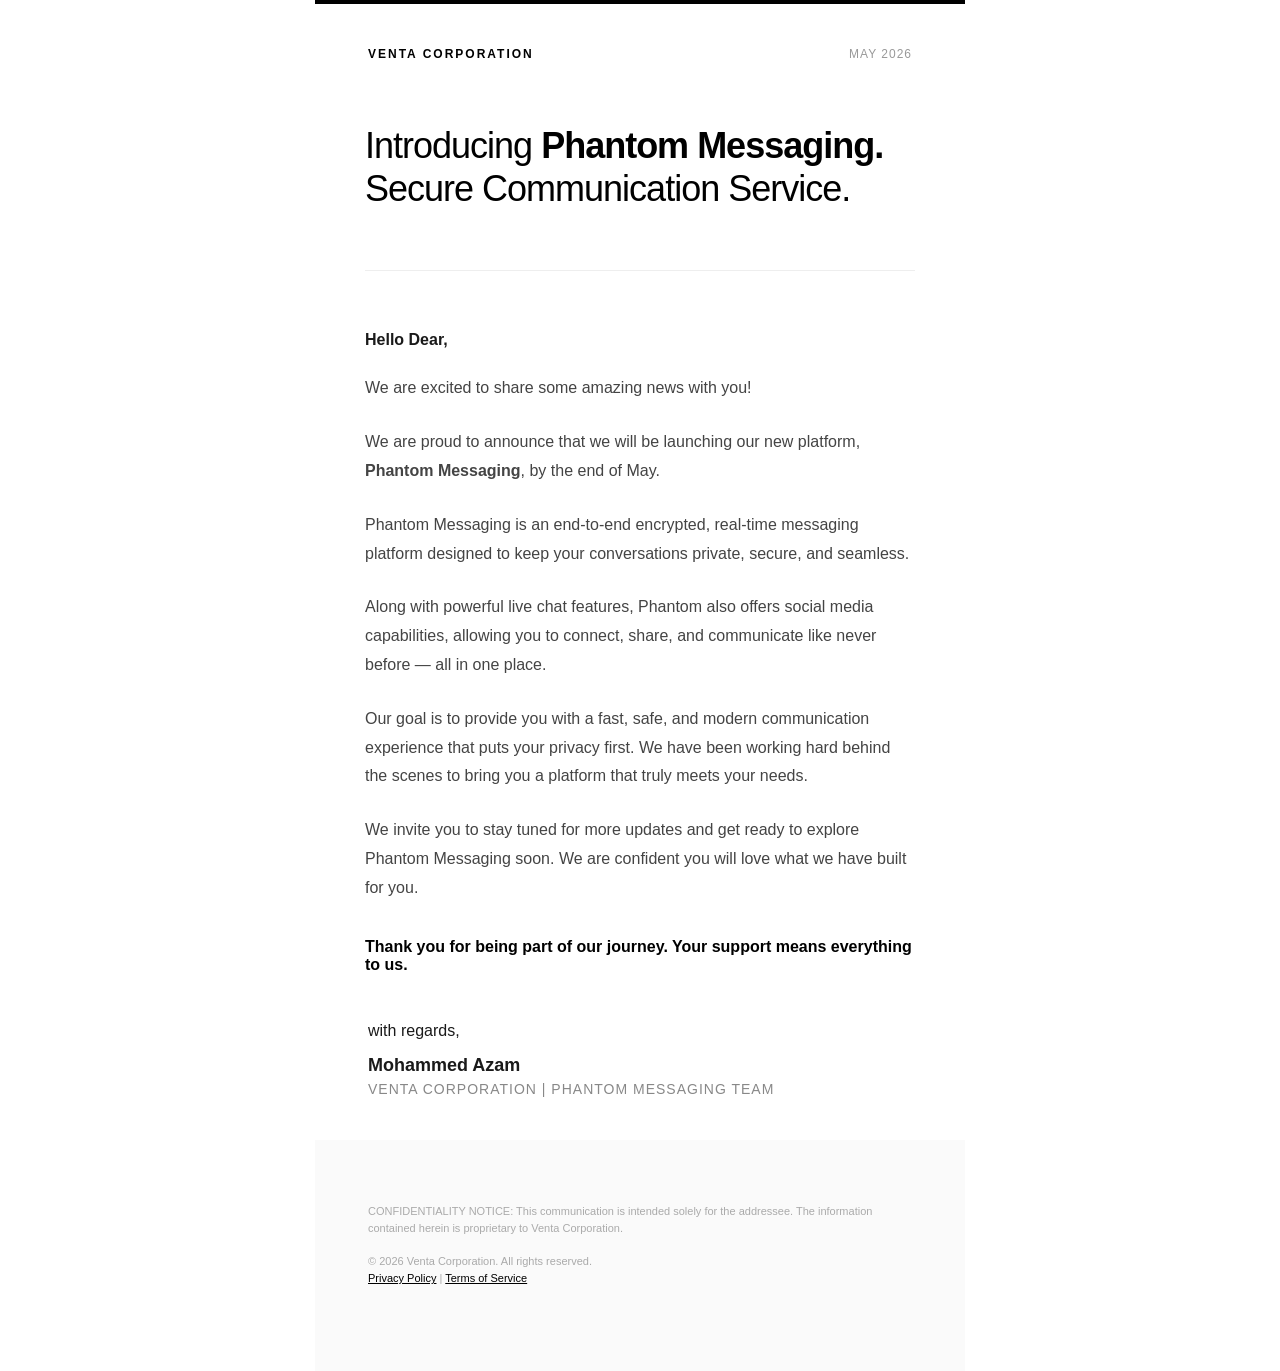
<file: mail.html>
<!DOCTYPE html PUBLIC "-//W3C//DTD XHTML 1.0 Transitional//EN" "http://www.w3.org/TR/xhtml1/DTD/xhtml1-transitional.dtd">
<html xmlns="http://www.w3.org/1999/xhtml">
<head>
    <meta http-equiv="Content-Type" content="text/html; charset=UTF-8" />
    <meta name="viewport" content="width=device-width, initial-scale=1.0"/>
    <title>Exciting News: Phantom Messaging Is Launching Soon!</title>
    
    
</head>

<body style="margin: 0; padding: 0; background-color: #ffffff; font-family: 'Helvetica Neue', Helvetica, Arial, sans-serif; -webkit-font-smoothing: antialiased; color: #1a1a1a;">

<table border="0" cellpadding="0" cellspacing="0" width="100%" style="background-color: #ffffff;">
<tr>
<td align="center">

<!-- Main Wrapper -->
<table border="0" cellpadding="0" cellspacing="0" width="100%" style="max-width:650px;">

<!-- Top Border -->
<tr>
<td height="4" style="background-color:#000000;"></td>
</tr>

<!-- Header -->
<tr>
<td style="padding:40px 50px 20px 50px;">
<table width="100%">
<tr>
<td style="font-size:12px;font-weight:700;letter-spacing:2px;color:#000;text-transform:uppercase;">
VENTA CORPORATION
</td>

<td align="right" style="font-size:12px;color:#999;letter-spacing:1px;">
MAY 2026
</td>
</tr>
</table>
</td>
</tr>

<!-- Headline -->
<tr>
<td style="padding:40px 50px 60px 50px;">
<h1 style="margin:0;font-size:36px;font-weight:400;line-height:1.2;color:#000;letter-spacing:-1px;">
Introducing <strong>Phantom Messaging.</strong><br/>
Secure Communication Service.
</h1>
</td>
</tr>

<!-- Divider -->
<tr>
<td style="padding:0 50px;">
<div style="height:1px;background:#eeeeee;"></div>
</td>
</tr>

<!-- Body -->
<tr>
<td style="padding:60px 50px 40px 50px;">

<p style="margin:0 0 25px 0;font-size:16px;font-weight:600;">
Hello Dear,
</p>

<p style="margin:0 0 25px 0;font-size:16px;line-height:1.8;color:#444;">
We are excited to share some amazing news with you!
</p>

<p style="margin:0 0 25px 0;font-size:16px;line-height:1.8;color:#444;">
We are proud to announce that we will be launching our new platform,
<strong>Phantom Messaging</strong>, by the end of May.
</p>

<p style="margin:0 0 25px 0;font-size:16px;line-height:1.8;color:#444;">
Phantom Messaging is an end-to-end encrypted, real-time messaging platform
designed to keep your conversations private, secure, and seamless.
</p>

<p style="margin:0 0 25px 0;font-size:16px;line-height:1.8;color:#444;">
Along with powerful live chat features, Phantom also offers social media
capabilities, allowing you to connect, share, and communicate like never
before — all in one place.
</p>

<p style="margin:0 0 25px 0;font-size:16px;line-height:1.8;color:#444;">
Our goal is to provide you with a fast, safe, and modern communication
experience that puts your privacy first. We have been working hard behind
the scenes to bring you a platform that truly meets your needs.
</p>

<p style="margin:0 0 35px 0;font-size:16px;line-height:1.8;color:#444;">
We invite you to stay tuned for more updates and get ready to explore
Phantom Messaging soon. We are confident you will love what we have built
for you.
</p>

<p style="margin:0 0 45px 0;font-size:16px;font-weight:600;color:#000;">
Thank you for being part of our journey. Your support means everything to us.
</p>

<!-- Signature -->
<table width="100%" style="margin-top:30px;">
<tr>
<td>

<p style="margin:0;font-size:16px;">with regards,</p>

<p style="margin:15px 0 5px 0;font-size:18px;font-weight:700;">
Mohammed Azam
</p>

<p style="margin:0;font-size:14px;color:#888;text-transform:uppercase;letter-spacing:1px;">
Venta Corporation | Phantom Messaging Team
</p>

</td>
</tr>
</table>

</td>
</tr>

<!-- Footer -->
<tr>
<td style="padding:60px 50px 80px 50px;background:#fafafa;">

<table width="100%">
<tr>
<td style="color:#aaa;font-size:11px;line-height:1.6;">

<p style="margin:0 0 15px 0;">
CONFIDENTIALITY NOTICE: This communication is intended solely for the
addressee. The information contained herein is proprietary to Venta Corporation.
</p>

<p style="margin:0;">
© 2026 Venta Corporation. All rights reserved.<br/>
<a href="#" style="color:#000;text-decoration:underline;">Privacy Policy</a> |
<a href="#" style="color:#000;text-decoration:underline;">Terms of Service</a>
</p>

</td>
</tr>
</table>

</td>
</tr>

</table>
<!-- End Wrapper -->

</td>
</tr>
</table>

</body>
</html>
</file>
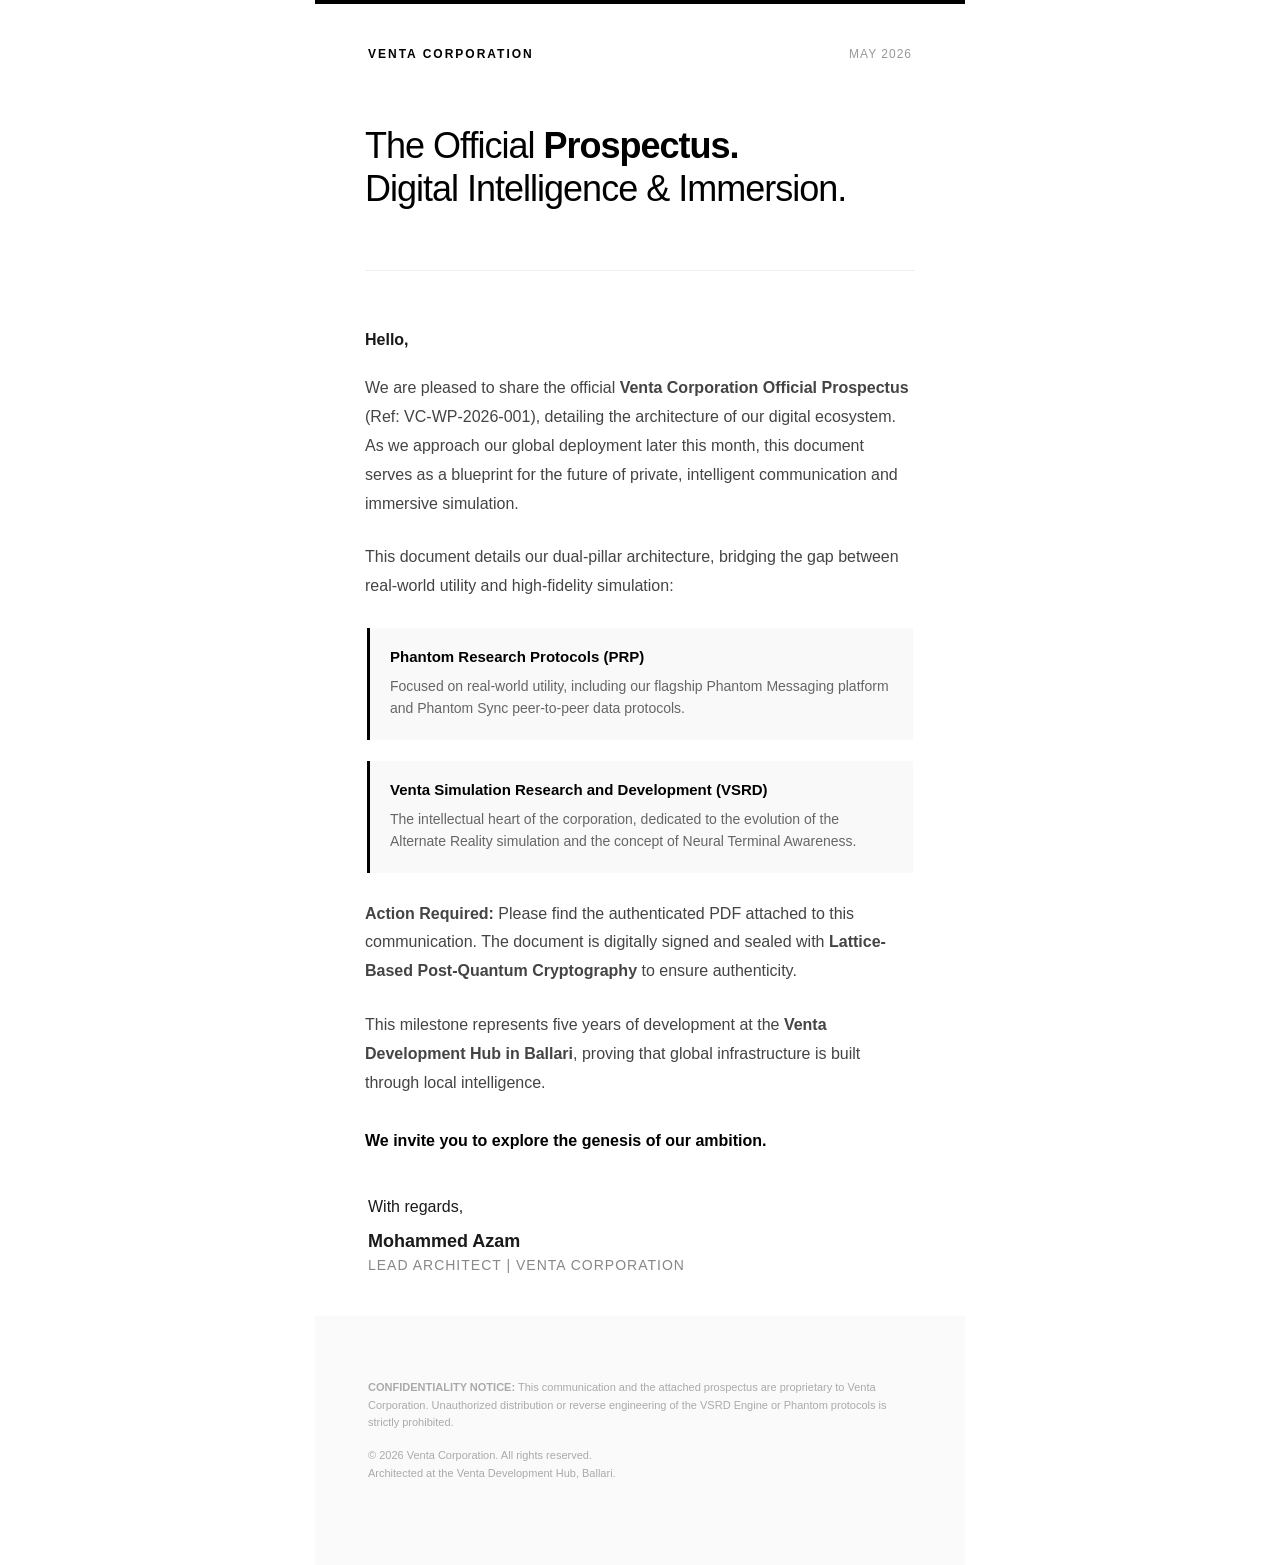
<file: mail1.html>
<!DOCTYPE html PUBLIC "-//W3C//DTD XHTML 1.0 Transitional//EN" "http://www.w3.org/TR/xhtml1/DTD/xhtml1-transitional.dtd">
<html xmlns="http://www.w3.org/1999/xhtml">
<head>
    <meta http-equiv="Content-Type" content="text/html; charset=UTF-8" />
    <meta name="viewport" content="width=device-width, initial-scale=1.0"/>
    <title>Official Prospectus: Venta Corporation</title>
</head>

<body style="margin: 0; padding: 0; background-color: #ffffff; font-family: 'Helvetica Neue', Helvetica, Arial, sans-serif; -webkit-font-smoothing: antialiased; color: #1a1a1a;">

<table border="0" cellpadding="0" cellspacing="0" width="100%" style="background-color: #ffffff;">
<tr>
<td align="center">

<!-- Main Wrapper -->
<table border="0" cellpadding="0" cellspacing="0" width="100%" style="max-width:650px;">

<!-- Top Border -->
<tr>
<td height="4" style="background-color:#000000;"></td>
</tr>

<!-- Header -->
<tr>
<td style="padding:40px 50px 20px 50px;">
<table width="100%">
<tr>
<td style="font-size:12px;font-weight:700;letter-spacing:2px;color:#000;text-transform:uppercase;">
VENTA CORPORATION
</td>
<td align="right" style="font-size:12px;color:#999;letter-spacing:1px;">
MAY 2026
</td>
</tr>
</table>
</td>
</tr>

<!-- Headline -->
<tr>
<td style="padding:40px 50px 60px 50px;">
<h1 style="margin:0;font-size:36px;font-weight:400;line-height:1.2;color:#000;letter-spacing:-1px;">
The Official <strong>Prospectus.</strong><br/>
Digital Intelligence & Immersion.
</h1>
</td>
</tr>

<!-- Divider -->
<tr>
<td style="padding:0 50px;">
<div style="height:1px;background:#eeeeee;"></div>
</td>
</tr>

<!-- Body -->
<tr>
<td style="padding:60px 50px 40px 50px;">

<p style="margin:0 0 25px 0;font-size:16px;font-weight:600;">
Hello,
</p>

<p style="margin:0 0 25px 0;font-size:16px;line-height:1.8;color:#444;">
We are pleased to share the official <strong>Venta Corporation Official Prospectus</strong> (Ref: VC-WP-2026-001), detailing the architecture of our digital ecosystem. As we approach our global deployment later this month, this document serves as a blueprint for the future of private, intelligent communication and immersive simulation. 
</p>

<p style="margin:0 0 25px 0;font-size:16px;line-height:1.8;color:#444;">
This document details our dual-pillar architecture, bridging the gap between real-world utility and high-fidelity simulation:
</p>

<table width="100%" style="margin-bottom:25px;">
    <tr>
        <td style="padding: 20px; background-color: #f9f9f9; border-left: 3px solid #000;">
            <p style="margin:0 0 10px 0; font-size:15px; font-weight:700; color:#000;">Phantom Research Protocols (PRP)</p>
            <p style="margin:0; font-size:14px; color:#666; line-height:1.6;">Focused on real-world utility, including our flagship Phantom Messaging platform and Phantom Sync peer-to-peer data protocols.</p>
        </td>
    </tr>
    <tr><td height="15"></td></tr>
    <tr>
        <td style="padding: 20px; background-color: #f9f9f9; border-left: 3px solid #000;">
            <p style="margin:0 0 10px 0; font-size:15px; font-weight:700; color:#000;">Venta Simulation Research and Development (VSRD)</p>
            
            
            <p style="margin:0; font-size:14px; color:#666; line-height:1.6;">The intellectual heart of the corporation, dedicated to the evolution of the Alternate Reality simulation and the concept of Neural Terminal Awareness.</p>
        </td>
    </tr>
</table>

<p style="margin:0 0 25px 0;font-size:16px;line-height:1.8;color:#444;">
<strong>Action Required:</strong> Please find the authenticated PDF attached to this communication. The document is digitally signed and sealed with <strong>Lattice-Based Post-Quantum Cryptography</strong> to ensure authenticity.
</p>

<p style="margin:0 0 35px 0;font-size:16px;line-height:1.8;color:#444;">
This milestone represents five years of development at the <strong>Venta Development Hub in Ballari</strong>, proving that global infrastructure is built through local intelligence.
</p>

<p style="margin:0 0 45px 0;font-size:16px;font-weight:600;color:#000;">
We invite you to explore the genesis of our ambition.
</p>

<!-- Signature -->
<table width="100%" style="margin-top:30px;">
<tr>
<td>
<p style="margin:0;font-size:16px;">With regards,</p>
<p style="margin:15px 0 5px 0;font-size:18px;font-weight:700;">
Mohammed Azam
</p>
<p style="margin:0;font-size:14px;color:#888;text-transform:uppercase;letter-spacing:1px;">
Lead Architect | Venta Corporation
</p>
</td>
</tr>
</table>

</td>
</tr>

<!-- Footer -->
<tr>
<td style="padding:60px 50px 80px 50px;background:#fafafa;">
<table width="100%">
<tr>
<td style="color:#aaa;font-size:11px;line-height:1.6;">
<p style="margin:0 0 15px 0;">
<strong>CONFIDENTIALITY NOTICE:</strong> This communication and the attached prospectus are proprietary to Venta Corporation. Unauthorized distribution or reverse engineering of the VSRD Engine or Phantom protocols is strictly prohibited.
</p>
<p style="margin:0;">
© 2026 Venta Corporation. All rights reserved.<br/>
Architected at the Venta Development Hub, Ballari.
</p>
</td>
</tr>
</table>
</td>
</tr>

</table>
<!-- End Wrapper -->

</td>
</tr>
</table>

</body>
</html>
</file>
